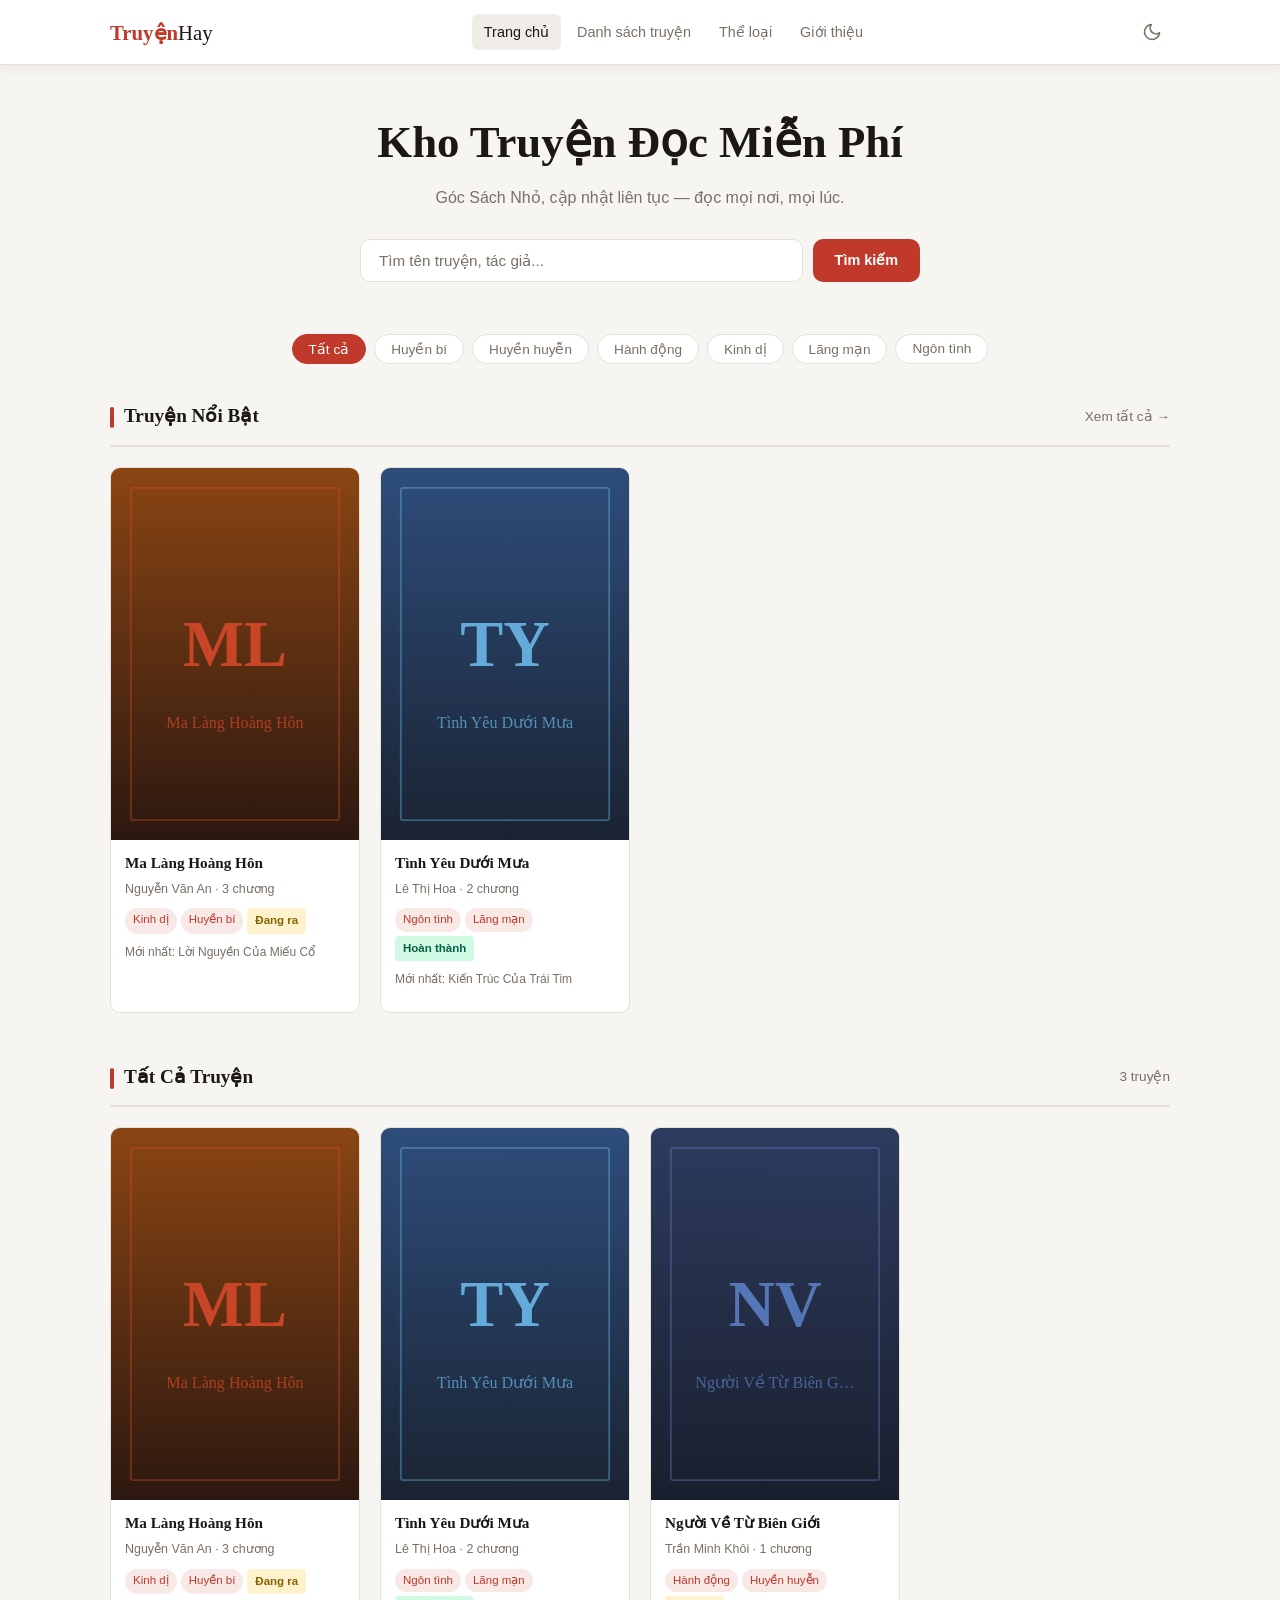
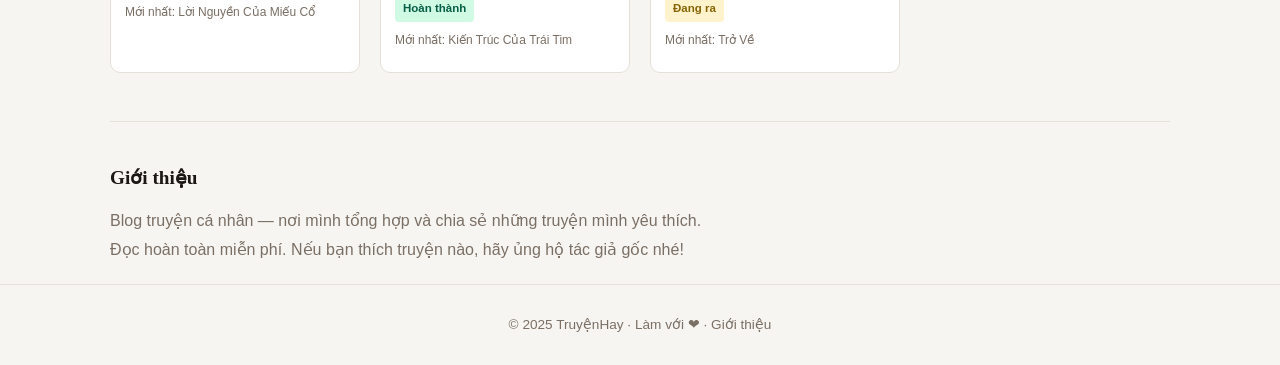
<file: index.html>
<!DOCTYPE html>
<html lang="vi">
<head>
  <meta charset="UTF-8" />
  <meta name="viewport" content="width=device-width, initial-scale=1.0" />
  <title>Góc Sách Nhỏ — Kho Truyện Đọc Miễn Phí</title>
  <meta name="description" content="Blog truyện cá nhân — Tổng hợp truyện hay, cập nhật mới nhất. Đọc truyện kinh dị, ngôn tình, huyền huyễn miễn phí." />

  <!-- Fonts -->
  <link rel="preconnect" href="https://fonts.googleapis.com" />
  <link href="https://fonts.googleapis.com/css2?family=Inter:wght@400;500;600&family=Merriweather:ital,wght@0,400;0,700;1,400&display=swap" rel="stylesheet" />
  <link rel="stylesheet" href="./style.css" />
</head>
<body>

<!-- ===== HEADER ===== -->
<header>
  <div class="header-inner">
    <a href="index.html" class="logo">Truyện<span>Hay</span></a>

    <nav>
      <a href="index.html" class="active">Trang chủ</a>
      <a href="index.html#stories">Danh sách truyện</a>
      <a href="index.html#genres">Thể loại</a>
      <a href="#about">Giới thiệu</a>
    </nav>

    <div class="header-actions">
      <button class="btn-icon" id="themeToggle" title="Chuyển giao diện tối/sáng" aria-label="Toggle dark mode">
        <!-- icon thay đổi bằng JS -->
        <svg id="iconSun" xmlns="http://www.w3.org/2000/svg" width="20" height="20" viewBox="0 0 24 24"
          fill="none" stroke="currentColor" stroke-width="2" stroke-linecap="round" stroke-linejoin="round">
          <circle cx="12" cy="12" r="5"/>
          <line x1="12" y1="1" x2="12" y2="3"/>
          <line x1="12" y1="21" x2="12" y2="23"/>
          <line x1="4.22" y1="4.22" x2="5.64" y2="5.64"/>
          <line x1="18.36" y1="18.36" x2="19.78" y2="19.78"/>
          <line x1="1" y1="12" x2="3" y2="12"/>
          <line x1="21" y1="12" x2="23" y2="12"/>
          <line x1="4.22" y1="19.78" x2="5.64" y2="18.36"/>
          <line x1="18.36" y1="5.64" x2="19.78" y2="4.22"/>
        </svg>
        <svg id="iconMoon" xmlns="http://www.w3.org/2000/svg" width="20" height="20" viewBox="0 0 24 24"
          fill="none" stroke="currentColor" stroke-width="2" stroke-linecap="round" stroke-linejoin="round"
          style="display:none">
          <path d="M21 12.79A9 9 0 1 1 11.21 3 7 7 0 0 0 21 12.79z"/>
        </svg>
      </button>
      <button class="hamburger" id="hamburger" aria-label="Mở menu">
        <svg xmlns="http://www.w3.org/2000/svg" width="22" height="22" viewBox="0 0 24 24"
          fill="none" stroke="currentColor" stroke-width="2" stroke-linecap="round" stroke-linejoin="round">
          <line x1="3" y1="12" x2="21" y2="12"/>
          <line x1="3" y1="6"  x2="21" y2="6"/>
          <line x1="3" y1="18" x2="21" y2="18"/>
        </svg>
      </button>
    </div>
  </div>

  <!-- Mobile Menu -->
  <div class="mobile-menu" id="mobileMenu">
    <a href="index.html">Trang chủ</a>
    <a href="index.html#stories">Danh sách truyện</a>
    <a href="index.html#genres">Thể loại</a>
    <a href="#about">Giới thiệu</a>
  </div>
</header>

<!-- ===== MAIN ===== -->
<main>
  <div class="container">

    <!-- Hero + Search -->
    <section class="hero">
      <h1>Kho Truyện Đọc Miễn Phí</h1>
      <p>Góc Sách Nhỏ, cập nhật liên tục — đọc mọi nơi, mọi lúc.</p>
      <div class="search-bar">
        <input type="text" id="searchInput" placeholder="Tìm tên truyện, tác giả..." autocomplete="off" />
        <button class="btn" id="searchBtn">Tìm kiếm</button>
      </div>
    </section>

    <!-- Genre Filter -->
    <section id="genres">
      <div class="genre-filter" id="genreFilter">
        <button class="genre-tag active" data-genre="all">Tất cả</button>
        <!-- Các thể loại được render bằng JS -->
      </div>
    </section>

    <!-- Featured Stories -->
    <section id="featured" class="mb-32">
      <div class="section-header">
        <h2>Truyện Nổi Bật</h2>
        <a href="#stories" style="font-size:0.85rem; color:var(--text-muted)">Xem tất cả →</a>
      </div>
      <div class="story-grid" id="featuredGrid">
        <!-- Render bằng JS -->
      </div>
    </section>

    <!-- All Stories -->
    <section id="stories">
      <div class="section-header">
        <h2>Tất Cả Truyện</h2>
        <span id="storyCount" style="font-size:0.85rem; color:var(--text-muted)"></span>
      </div>
      <div class="story-grid" id="allStoriesGrid">
        <!-- Render bằng JS -->
      </div>
    </section>

    <!-- About -->
    <section id="about" style="padding: 40px 0 20px; border-top: 1px solid var(--border);">
      <h2 style="font-family: var(--font-body); font-size:1.2rem; margin-bottom:12px;">Giới thiệu</h2>
      <p style="color:var(--text-muted); max-width:600px; line-height:1.8;">
        Blog truyện cá nhân — nơi mình tổng hợp và chia sẻ những truyện mình yêu thích.
        Đọc hoàn toàn miễn phí. Nếu bạn thích truyện nào, hãy ủng hộ tác giả gốc nhé!
      </p>
    </section>

  </div><!-- /.container -->
</main>

<!-- ===== FOOTER ===== -->
<footer>
  <p>© 2025 TruyệnHay · Làm với ❤ · <a href="#about">Giới thiệu</a></p>
</footer>

<!-- Scripts -->
<script src="./data.js"></script>
<script src="./home.js"></script>
</body>
</html>
</file>
<file: style.css>
/* ============================================================
   BLOG TRUYỆN — style.css
   Thiết kế: tối giản, dễ đọc, tập trung vào nội dung chữ
   ============================================================ */

/* ---------- 1. CSS VARIABLES (Light/Dark mode) ---------- */
:root {
  --bg:          #F7F5F2;
  --bg-card:     #FFFFFF;
  --bg-hover:    #F0EDE8;
  --border:      #E5E0D8;
  --text:        #1A1714;
  --text-muted:  #7A6F64;
  --accent:      #C0392B;
  --accent-soft: #F8E8E6;
  --link:        #C0392B;
  --shadow:      0 2px 12px rgba(0,0,0,0.07);
  --shadow-hover:0 6px 24px rgba(0,0,0,0.12);
  --radius:      10px;
  --font-body:   'Playfair Display', serif;
  --font-ui:     'Be Vietnam Pro', sans-serif;
  --transition:  0.2s ease;
}

[data-theme="dark"] {
  --bg:          #111010;
  --bg-card:     #1C1A19;
  --bg-hover:    #252220;
  --border:      #2E2B28;
  --text:        #EDE8E0;
  --text-muted:  #8A8178;
  --accent:      #E85D4A;
  --accent-soft: #2A1A18;
  --link:        #E85D4A;
  --shadow:      0 2px 12px rgba(0,0,0,0.3);
  --shadow-hover:0 6px 24px rgba(0,0,0,0.5);
}

/* ---------- 2. RESET & BASE ---------- */
*, *::before, *::after { box-sizing: border-box; margin: 0; padding: 0; }

html { scroll-behavior: smooth; }

body {
  font-family: var(--font-ui);
  background: var(--bg);
  color: var(--text);
  line-height: 1.7;
  transition: background var(--transition), color var(--transition);
  min-height: 100vh;
}

a { color: var(--link); text-decoration: none; transition: opacity var(--transition); }
a:hover { opacity: 0.75; }

img { max-width: 100%; display: block; }

/* ---------- 3. LAYOUT ---------- */
.container {
  max-width: 1100px;
  margin: 0 auto;
  padding: 0 20px;
}

.container--narrow {
  max-width: 760px;
  margin: 0 auto;
  padding: 0 20px;
}

/* ---------- 4. HEADER & NAV ---------- */
header {
  background: var(--bg-card);
  border-bottom: 1px solid var(--border);
  position: sticky;
  top: 0;
  z-index: 100;
  box-shadow: var(--shadow);
}

.header-inner {
  display: flex;
  align-items: center;
  justify-content: space-between;
  padding: 14px 20px;
  max-width: 1100px;
  margin: 0 auto;
  gap: 16px;
}

.logo {
  font-family: var(--font-body);
  font-size: 1.3rem;
  font-weight: 700;
  color: var(--accent);
  white-space: nowrap;
  flex-shrink: 0;
}

.logo span {
  color: var(--text);
  font-weight: 400;
}

nav {
  display: flex;
  gap: 4px;
  align-items: center;
}

nav a {
  color: var(--text-muted);
  font-size: 0.9rem;
  padding: 6px 12px;
  border-radius: 6px;
  transition: all var(--transition);
  white-space: nowrap;
}

nav a:hover, nav a.active {
  color: var(--text);
  background: var(--bg-hover);
  opacity: 1;
}

.header-actions {
  display: flex;
  gap: 8px;
  align-items: center;
  flex-shrink: 0;
}

.btn-icon {
  background: none;
  border: none;
  cursor: pointer;
  padding: 8px;
  border-radius: 8px;
  color: var(--text-muted);
  display: flex;
  align-items: center;
  transition: all var(--transition);
}

.btn-icon:hover { background: var(--bg-hover); color: var(--text); }

/* Hamburger for mobile */
.hamburger {
  display: none;
  background: none;
  border: none;
  cursor: pointer;
  padding: 6px;
  color: var(--text);
}

.mobile-menu {
  display: none;
  flex-direction: column;
  background: var(--bg-card);
  border-top: 1px solid var(--border);
  padding: 12px 20px 16px;
}

.mobile-menu.open { display: flex; }
.mobile-menu a {
  color: var(--text-muted);
  padding: 10px 8px;
  border-radius: 6px;
  font-size: 0.95rem;
  border-bottom: 1px solid var(--border);
}
.mobile-menu a:last-child { border-bottom: none; }
.mobile-menu a:hover { color: var(--text); background: var(--bg-hover); }

/* ---------- 5. HERO / SEARCH SECTION ---------- */
.hero {
  padding: 48px 0 32px;
  text-align: center;
}

.hero h1 {
  font-family: var(--font-body);
  font-size: clamp(1.8rem, 4vw, 2.8rem);
  font-weight: 700;
  margin-bottom: 12px;
  line-height: 1.3;
}

.hero p {
  color: var(--text-muted);
  font-size: 1rem;
  margin-bottom: 28px;
}

.search-bar {
  display: flex;
  gap: 10px;
  max-width: 560px;
  margin: 0 auto;
}

.search-bar input {
  flex: 1;
  padding: 12px 18px;
  border: 1.5px solid var(--border);
  border-radius: var(--radius);
  background: var(--bg-card);
  color: var(--text);
  font-family: var(--font-ui);
  font-size: 0.95rem;
  outline: none;
  transition: border-color var(--transition);
}

.search-bar input:focus { border-color: var(--accent); }
.search-bar input::placeholder { color: var(--text-muted); }

.btn {
  padding: 12px 22px;
  background: var(--accent);
  color: #fff;
  border: none;
  border-radius: var(--radius);
  cursor: pointer;
  font-family: var(--font-ui);
  font-size: 0.9rem;
  font-weight: 600;
  transition: all var(--transition);
  white-space: nowrap;
}

.btn:hover { opacity: 0.88; transform: translateY(-1px); }
.btn--ghost {
  background: none;
  color: var(--text);
  border: 1.5px solid var(--border);
}
.btn--ghost:hover { background: var(--bg-hover); }

/* ---------- 6. GENRE FILTER ---------- */
.genre-filter {
  display: flex;
  gap: 8px;
  flex-wrap: wrap;
  justify-content: center;
  margin: 20px 0 36px;
}

.genre-tag {
  padding: 6px 16px;
  border-radius: 999px;
  border: 1.5px solid var(--border);
  background: var(--bg-card);
  color: var(--text-muted);
  font-size: 0.85rem;
  cursor: pointer;
  transition: all var(--transition);
}

.genre-tag:hover, .genre-tag.active {
  background: var(--accent);
  border-color: var(--accent);
  color: #fff;
}

/* ---------- 7. SECTION HEADERS ---------- */
.section-header {
  display: flex;
  align-items: center;
  justify-content: space-between;
  margin-bottom: 20px;
  padding-bottom: 12px;
  border-bottom: 2px solid var(--border);
}

.section-header h2 {
  font-family: var(--font-body);
  font-size: 1.2rem;
  font-weight: 700;
}

.section-header h2::before {
  content: '';
  display: inline-block;
  width: 4px;
  height: 1.1em;
  background: var(--accent);
  border-radius: 2px;
  margin-right: 10px;
  vertical-align: middle;
}

/* ---------- 8. STORY CARDS GRID ---------- */
.story-grid {
  display: grid;
  grid-template-columns: repeat(auto-fill, minmax(200px, 1fr));
  gap: 20px;
  margin-bottom: 48px;
}

.story-card {
  background: var(--bg-card);
  border-radius: var(--radius);
  overflow: hidden;
  border: 1px solid var(--border);
  transition: all var(--transition);
  cursor: pointer;
}

.story-card:hover {
  transform: translateY(-4px);
  box-shadow: var(--shadow-hover);
  border-color: var(--accent);
}

.story-card__cover {
  width: 100%;
  aspect-ratio: 2/3;
  object-fit: cover;
  background: var(--bg-hover);
  display: flex;
  align-items: center;
  justify-content: center;
}

.story-card__cover svg { width: 100%; height: 100%; }

.story-card__body {
  padding: 12px 14px 14px;
}

.story-card__title {
  font-family: var(--font-body);
  font-size: 0.95rem;
  font-weight: 700;
  line-height: 1.4;
  margin-bottom: 6px;
  display: -webkit-box;
  -webkit-line-clamp: 2;
  -webkit-box-orient: vertical;
  overflow: hidden;
  color: var(--text);
}

.story-card__meta {
  font-size: 0.78rem;
  color: var(--text-muted);
  margin-bottom: 8px;
}

.story-card__tags {
  display: flex;
  gap: 4px;
  flex-wrap: wrap;
}

.tag {
  font-size: 0.72rem;
  padding: 2px 8px;
  border-radius: 999px;
  background: var(--accent-soft);
  color: var(--accent);
  font-weight: 500;
}

.badge {
  font-size: 0.72rem;
  padding: 3px 8px;
  border-radius: 4px;
  font-weight: 600;
}

.badge--ongoing { background: #FFF3CD; color: #856404; }
.badge--complete { background: #D1FAE5; color: #065F46; }

[data-theme="dark"] .badge--ongoing { background: #332B0A; color: #FFC107; }
[data-theme="dark"] .badge--complete { background: #0A2E20; color: #34D399; }

/* ---------- 9. STORY DETAIL PAGE ---------- */
.story-detail {
  padding: 36px 0 60px;
}

.story-detail__top {
  display: flex;
  gap: 32px;
  margin-bottom: 40px;
  align-items: flex-start;
}

.story-detail__cover {
  width: 200px;
  min-width: 200px;
  aspect-ratio: 2/3;
  border-radius: var(--radius);
  overflow: hidden;
  box-shadow: var(--shadow-hover);
  border: 1px solid var(--border);
}

.story-detail__info h1 {
  font-family: var(--font-body);
  font-size: 1.8rem;
  font-weight: 700;
  line-height: 1.3;
  margin-bottom: 12px;
}

.story-detail__meta {
  display: flex;
  flex-direction: column;
  gap: 8px;
  margin-bottom: 16px;
}

.meta-row {
  display: flex;
  gap: 8px;
  font-size: 0.88rem;
  align-items: center;
}

.meta-row .label {
  color: var(--text-muted);
  min-width: 80px;
}

.story-detail__summary {
  font-family: var(--font-body);
  line-height: 1.8;
  color: var(--text-muted);
  font-size: 0.95rem;
  padding: 16px;
  background: var(--bg-hover);
  border-left: 3px solid var(--accent);
  border-radius: 0 8px 8px 0;
  margin-top: 16px;
}

.chapter-list {
  margin-top: 32px;
}

.chapter-item{
  display:flex;
  justify-content:space-between;
  align-items:center;
  padding:18px;
  border-radius:12px;
  border-bottom:1px solid var(--border);
  transition:all .25s ease;
  cursor:pointer;
}

.chapter-item:hover{
  background:#faf5f7;
  transform:translateX(6px);
}

.chapter-item:last-child{border-bottom:none;}

.chapter-item__title{
  font-family:var(--font-ui);
  font-size:17px;
  font-weight:600;
  line-height:1.6;
  color:#3f3f46;
  transition:.25s;
}

.chapter-item:hover .chapter-item__title{
  color:#d14f8d;
}

.chapter-item__date{
  font-size:14px;
  font-weight:500;
  color:#9ca3af;
  white-space:nowrap;
  margin-left:16px;
}

/* ---------- 10. CHAPTER READING PAGE ---------- */
.chapter-reader {
  padding: 32px 0 60px;
}

.reader-toolbar {
  background: var(--bg-card);
  border: 1px solid var(--border);
  border-radius: var(--radius);
  padding: 14px 20px;
  margin-bottom: 32px;
  display: flex;
  justify-content: space-between;
  align-items: center;
  gap: 12px;
  flex-wrap: wrap;
}

.reader-toolbar select {
  background: var(--bg);
  border: 1.5px solid var(--border);
  color: var(--text);
  padding: 8px 12px;
  border-radius: 8px;
  font-family: var(--font-ui);
  font-size: 0.85rem;
  cursor: pointer;
  flex: 1;
  max-width: 320px;
  outline: none;
}

.nav-btns {
  display: flex;
  gap: 8px;
}

.reader-settings {
  display: flex;
  gap: 8px;
  align-items: center;
  flex-wrap: wrap;
  margin-bottom: 24px;
}

.reader-settings label {
  font-size: 0.85rem;
  color: var(--text-muted);
  margin-right: 4px;
}

.font-btn {
  padding: 5px 12px;
  border: 1.5px solid var(--border);
  background: var(--bg-card);
  color: var(--text);
  border-radius: 6px;
  cursor: pointer;
  font-family: var(--font-ui);
  font-size: 0.85rem;
  transition: all var(--transition);
}

.font-btn:hover, .font-btn.active {
  background: var(--accent);
  border-color: var(--accent);
  color: #fff;
}

/* Reading area */
.reading-area {
  font-family: var(--font-body);
  font-size: var(--reader-font-size, 1.05rem);
  line-height: 1.9;
  color: var(--text);
  max-width: 680px;
  margin: 0 auto;
  transition: font-size var(--transition);
}

.reading-area h2 {
  font-size: 1.4rem;
  font-weight: 700;
  margin-bottom: 24px;
  padding-bottom: 16px;
  border-bottom: 1px solid var(--border);
  line-height: 1.4;
}

.reading-area p {
  margin-bottom: 1.5em;
  text-align: justify;
  hyphens: auto;
}

.reading-area em { font-style: italic; }
.reading-area strong { font-weight: 700; }

.chapter-nav-bottom {
  display: flex;
  justify-content: space-between;
  gap: 12px;
  margin-top: 48px;
  padding-top: 24px;
  border-top: 1px solid var(--border);
}

/* ---------- 11. EMPTY STATE ---------- */
.empty-state {
  text-align: center;
  padding: 60px 20px;
  color: var(--text-muted);
}

.empty-state svg { margin: 0 auto 16px; opacity: 0.4; }
.empty-state p { font-size: 0.95rem; }

/* ---------- 12. BREADCRUMB ---------- */
.breadcrumb {
  font-size: 0.82rem;
  color: var(--text-muted);
  margin-bottom: 24px;
  display: flex;
  gap: 6px;
  align-items: center;
  flex-wrap: wrap;
}

.breadcrumb a { color: var(--text-muted); }
.breadcrumb a:hover { color: var(--accent); opacity: 1; }
.breadcrumb .sep { opacity: 0.4; }

/* ---------- 13. FOOTER ---------- */
footer {
  border-top: 1px solid var(--border);
  text-align: center;
  padding: 28px 20px;
  color: var(--text-muted);
  font-size: 0.85rem;
}

footer a { color: var(--text-muted); }
footer a:hover { color: var(--accent); opacity: 1; }

/* ---------- 14. UTILITIES ---------- */
.sr-only {
  position: absolute;
  width: 1px; height: 1px;
  padding: 0; margin: -1px;
  overflow: hidden;
  clip: rect(0,0,0,0);
  border: 0;
}

.text-muted { color: var(--text-muted); }
.mt-8 { margin-top: 8px; }
.mt-16 { margin-top: 16px; }
.mt-32 { margin-top: 32px; }
.mb-32 { margin-bottom: 32px; }

/* ---------- 15. RESPONSIVE ---------- */
@media (max-width: 768px) {
  nav { display: none; }
  .hamburger { display: flex; }

  .story-grid {
    grid-template-columns: repeat(2, 1fr);
    gap: 14px;
  }

  .story-detail__top {
    flex-direction: column;
    align-items: center;
    text-align: center;
  }

  .story-detail__cover { width: 160px; min-width: 160px; }

  .story-detail__meta { align-items: center; }

  .meta-row { justify-content: center; }

  .reader-toolbar { gap: 8px; }

  .chapter-nav-bottom {
    flex-direction: column;
  }

  .chapter-nav-bottom .btn {
    width: 100%;
    text-align: center;
  }
}

@media (max-width: 480px) {
  .story-grid {
    grid-template-columns: repeat(2, 1fr);
    gap: 10px;
  }

  .hero { padding: 32px 0 20px; }

  .search-bar { flex-direction: column; }
  .search-bar input, .search-bar .btn { width: 100%; }

  .reader-toolbar {
    flex-direction: column;
    align-items: stretch;
  }

  .reader-toolbar select { max-width: 100%; }
}
</file>
